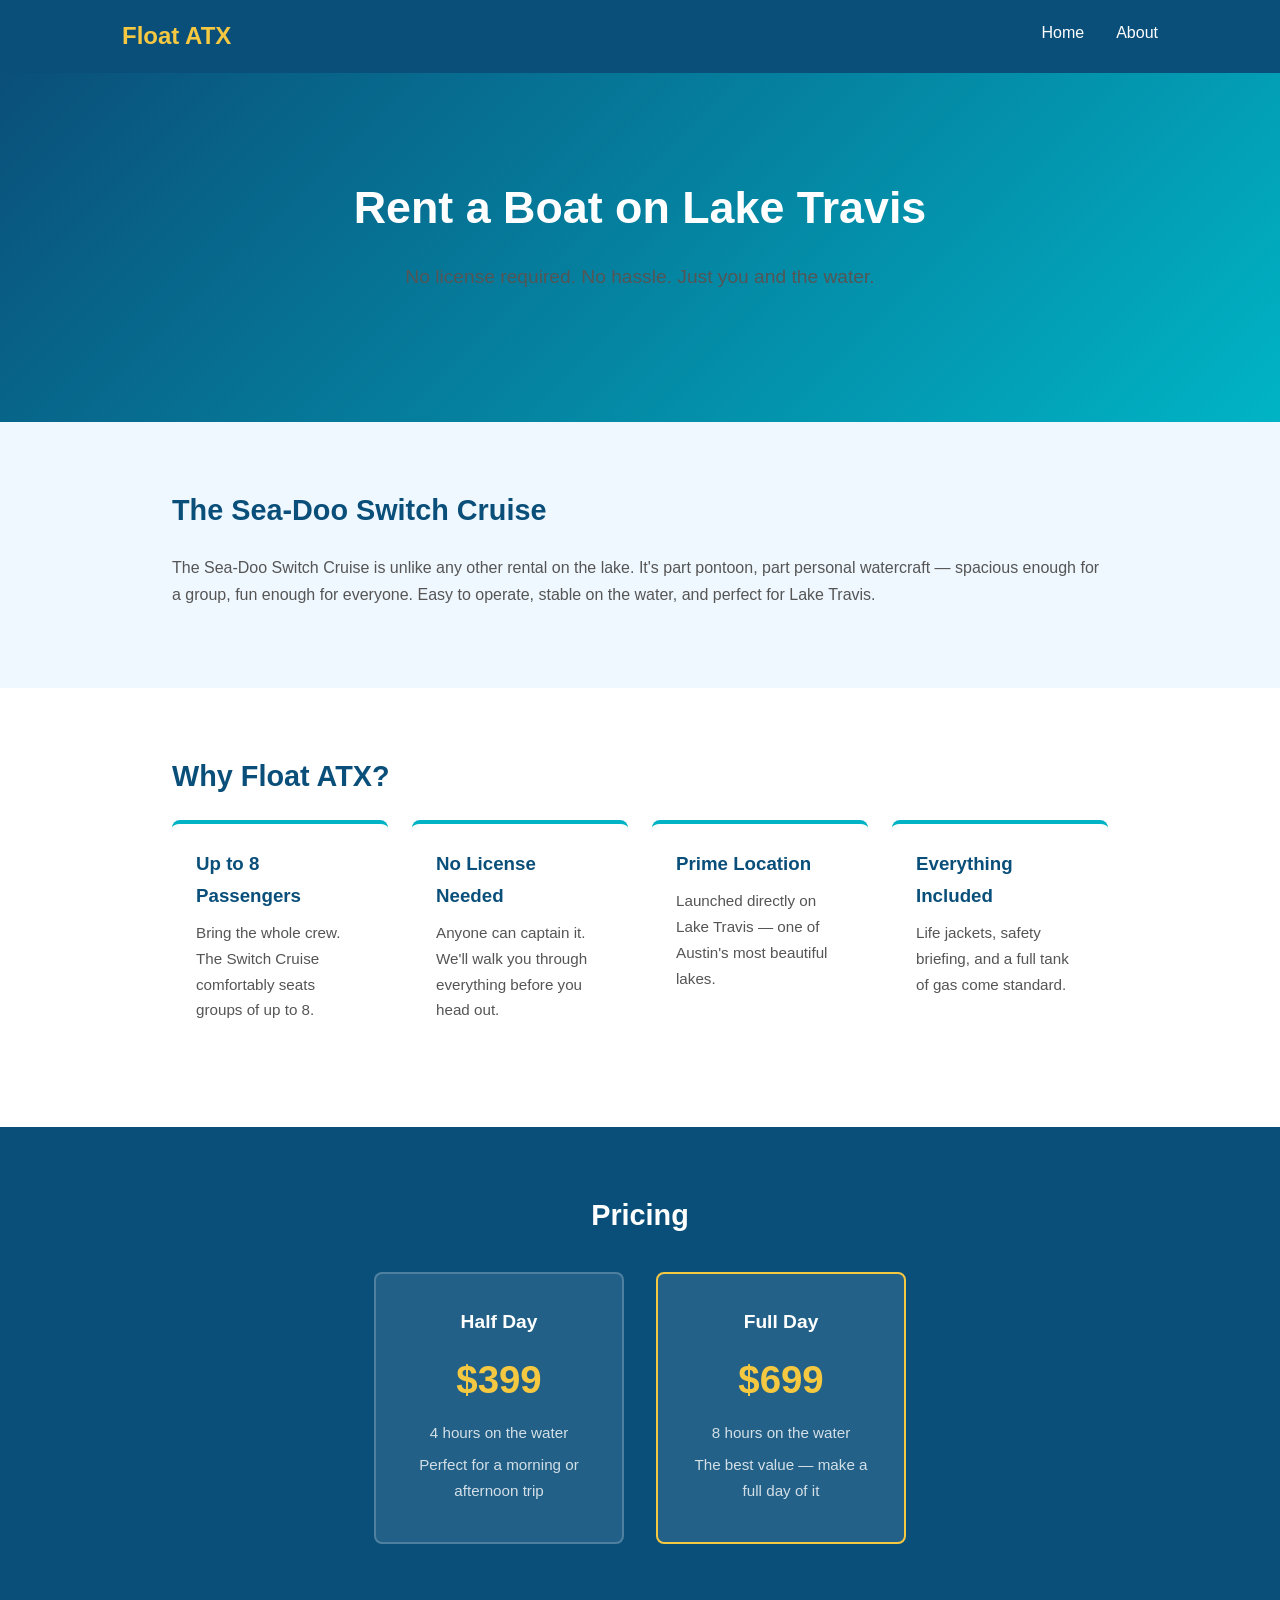
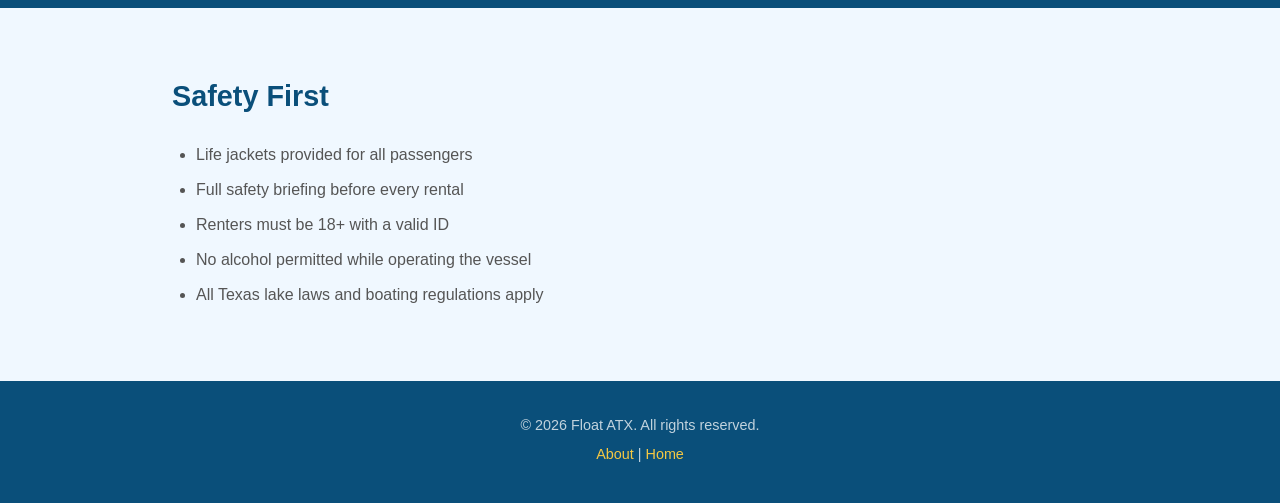
<file: index.html>
<!DOCTYPE html>
<html lang="en">
<head>
  <meta charset="UTF-8" />
  <meta name="viewport" content="width=device-width, initial-scale=1.0" />
  <title>Float ATX – Lake Travis Boat Rentals</title>
  <link rel="stylesheet" href="style.css" />
</head>
<body>

<header>
    <nav>
      <div class="logo">Float ATX</div>
      <ul>
        <li><a href="index.html">Home</a></li>
        <li><a href="about.html">About</a></li>
      </ul>
    </nav>
  </header>

  <section class="hero">
    <div class="hero-content">
      <h1>Rent a Boat on Lake Travis</h1>
      <p>No license required. No hassle. Just you and the water.</p>
    </div>
  </section>

  <section class="overview" id="about">
    <div class="container">
      <h2>The Sea-Doo Switch Cruise</h2>
      <p>
        The Sea-Doo Switch Cruise is unlike any other rental on the lake. It's part
        pontoon, part personal watercraft — spacious enough for a group, fun enough
        for everyone. Easy to operate, stable on the water, and perfect for Lake Travis.
      </p>
    </div>
  </section>

  <section class="selling-points">
    <div class="container">
      <h2>Why Float ATX?</h2>
      <div class="cards">
        <div class="card">
          <h3>Up to 8 Passengers</h3>
          <p>Bring the whole crew. The Switch Cruise comfortably seats groups of up to 8.</p>
        </div>
        <div class="card">
          <h3>No License Needed</h3>
          <p>Anyone can captain it. We'll walk you through everything before you head out.</p>
        </div>
        <div class="card">
          <h3>Prime Location</h3>
          <p>Launched directly on Lake Travis — one of Austin's most beautiful lakes.</p>
        </div>
        <div class="card">
          <h3>Everything Included</h3>
          <p>Life jackets, safety briefing, and a full tank of gas come standard.</p>
        </div>
      </div>
    </div>
  </section>

  <section class="pricing" id="pricing">
    <div class="container">
      <h2>Pricing</h2>
      <div class="pricing-cards">
        <div class="price-card">
          <h3>Half Day</h3>
          <p class="price">$399</p>
          <p>4 hours on the water</p>
          <p>Perfect for a morning or afternoon trip</p>
        </div>
        <div class="price-card featured">
          <h3>Full Day</h3>
          <p class="price">$699</p>
          <p>8 hours on the water</p>
          <p>The best value — make a full day of it</p>
        </div>
      </div>
    </div>
  </section>

  <section class="safety">
    <div class="container">
      <h2>Safety First</h2>
      <ul>
        <li>Life jackets provided for all passengers</li>
        <li>Full safety briefing before every rental</li>
        <li>Renters must be 18+ with a valid ID</li>
        <li>No alcohol permitted while operating the vessel</li>
        <li>All Texas lake laws and boating regulations apply</li>
      </ul>
    </div>
  </section>

<footer>
    <p>&copy; 2026 Float ATX. All rights reserved.</p>
    <p><a href="about.html">About</a> | <a href="index.html">Home</a></p>
  </footer>

</body>
</html>
</file>
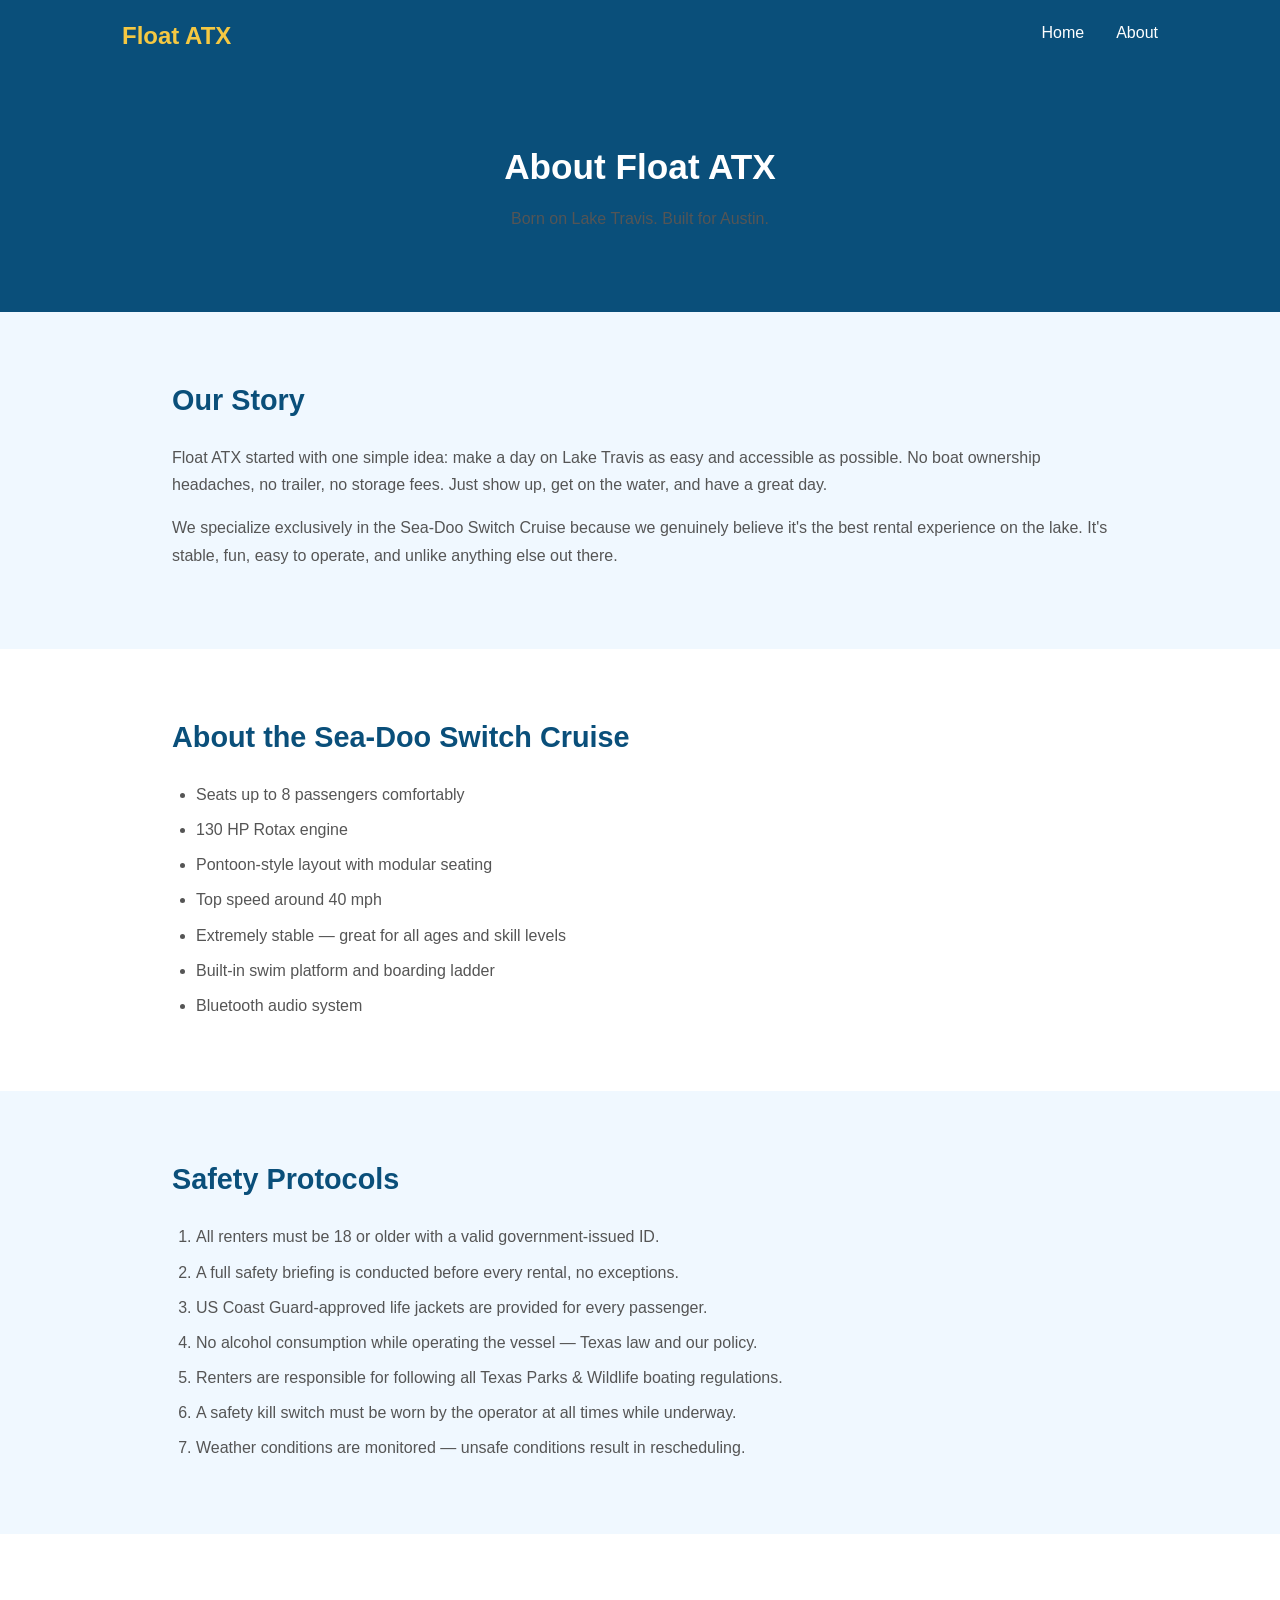
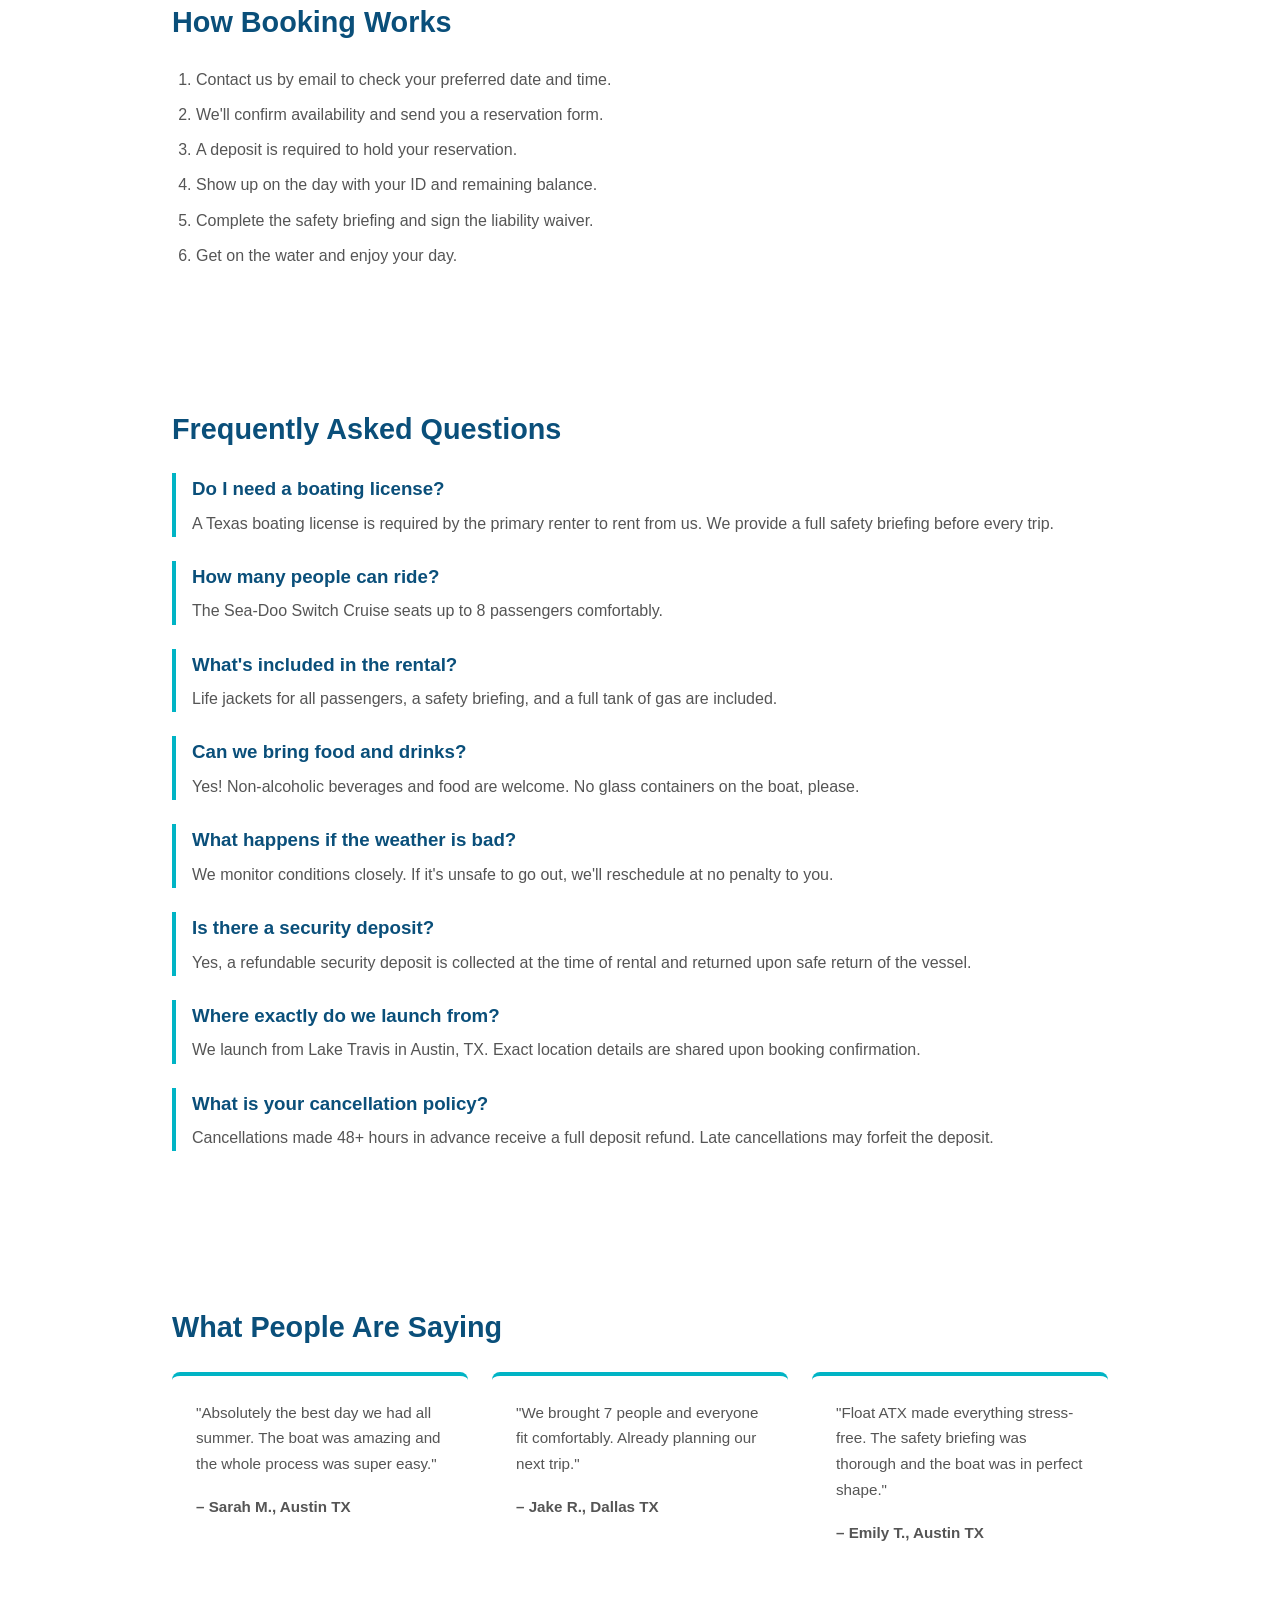
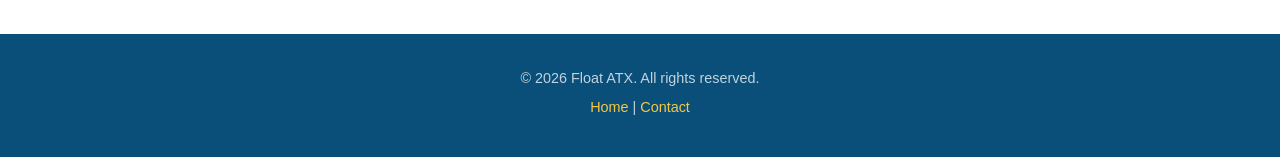
<file: about.html>
<!DOCTYPE html>
<html lang="en">
<head>
  <meta charset="UTF-8" />
  <meta name="viewport" content="width=device-width, initial-scale=1.0" />
  <title>About – Float ATX</title>
  <link rel="stylesheet" href="style.css" />
</head>
<body>

  <header>
    <nav>
      <div class="logo">Float ATX</div>
      <ul>
        <li><a href="index.html">Home</a></li>
        <li><a href="about.html">About</a></li>
      </ul>
    </nav>
  </header>

   <section class="page-hero">
    <div class="container">
      <h1>About Float ATX</h1>
      <p>Born on Lake Travis. Built for Austin.</p>
    </div>
  </section>

  <section class="story">
    <div class="container">
      <h2>Our Story</h2>
      <p>
        Float ATX started with one simple idea: make a day on Lake Travis as easy and
        accessible as possible. No boat ownership headaches, no trailer, no storage fees.
        Just show up, get on the water, and have a great day.
      </p>
      <p>
        We specialize exclusively in the Sea-Doo Switch Cruise because we genuinely believe
        it's the best rental experience on the lake. It's stable, fun, easy to operate, and
        unlike anything else out there.
      </p>
    </div>
  </section>

  <section class="boat-detail">
    <div class="container">
      <h2>About the Sea-Doo Switch Cruise</h2>
      <ul>
        <li>Seats up to 8 passengers comfortably</li>
        <li>130 HP Rotax engine</li>
        <li>Pontoon-style layout with modular seating</li>
        <li>Top speed around 40 mph</li>
        <li>Extremely stable — great for all ages and skill levels</li>
        <li>Built-in swim platform and boarding ladder</li>
        <li>Bluetooth audio system</li>
      </ul>
    </div>
  </section>
<section class="safety-detail">
    <div class="container">
      <h2>Safety Protocols</h2>
      <ol>
        <li>All renters must be 18 or older with a valid government-issued ID.</li>
        <li>A full safety briefing is conducted before every rental, no exceptions.</li>
        <li>US Coast Guard-approved life jackets are provided for every passenger.</li>
        <li>No alcohol consumption while operating the vessel — Texas law and our policy.</li>
        <li>Renters are responsible for following all Texas Parks & Wildlife boating regulations.</li>
        <li>A safety kill switch must be worn by the operator at all times while underway.</li>
        <li>Weather conditions are monitored — unsafe conditions result in rescheduling.</li>
      </ol>
    </div>
  </section>
 <section class="process">
    <div class="container">
      <h2>How Booking Works</h2>
      <ol>
        <li>Contact us by email to check your preferred date and time.</li>
        <li>We'll confirm availability and send you a reservation form.</li>
        <li>A deposit is required to hold your reservation.</li>
        <li>Show up on the day with your ID and remaining balance.</li>
        <li>Complete the safety briefing and sign the liability waiver.</li>
        <li>Get on the water and enjoy your day.</li>
      </ol>
    </div>
  </section>

  <section class="faq">
    <div class="container">
      <h2>Frequently Asked Questions</h2>

      <div class="faq-item">
        <h3>Do I need a boating license?</h3>
        <p>A Texas boating license is required by the primary renter to rent from us. We provide a full safety briefing before every trip.</p>
      </div>

      <div class="faq-item">
        <h3>How many people can ride?</h3>
        <p>The Sea-Doo Switch Cruise seats up to 8 passengers comfortably.</p>
      </div>

      <div class="faq-item">
        <h3>What's included in the rental?</h3>
        <p>Life jackets for all passengers, a safety briefing, and a full tank of gas are included.</p>
      </div>

      <div class="faq-item">
        <h3>Can we bring food and drinks?</h3>
        <p>Yes! Non-alcoholic beverages and food are welcome. No glass containers on the boat, please.</p>
      </div>

      <div class="faq-item">
        <h3>What happens if the weather is bad?</h3>
        <p>We monitor conditions closely. If it's unsafe to go out, we'll reschedule at no penalty to you.</p>
      </div>

      <div class="faq-item">
        <h3>Is there a security deposit?</h3>
        <p>Yes, a refundable security deposit is collected at the time of rental and returned upon safe return of the vessel.</p>
      </div>

      <div class="faq-item">
        <h3>Where exactly do we launch from?</h3>
        <p>We launch from Lake Travis in Austin, TX. Exact location details are shared upon booking confirmation.</p>
      </div>

      <div class="faq-item">
        <h3>What is your cancellation policy?</h3>
        <p>Cancellations made 48+ hours in advance receive a full deposit refund. Late cancellations may forfeit the deposit.</p>
      </div>

    </div>
  </section>

  <section class="testimonials">
    <div class="container">
      <h2>What People Are Saying</h2>
      <div class="cards">
        <div class="card">
          <p>"Absolutely the best day we had all summer. The boat was amazing and the whole process was super easy."</p>
          <strong>– Sarah M., Austin TX</strong>
        </div>
        <div class="card">
          <p>"We brought 7 people and everyone fit comfortably. Already planning our next trip."</p>
          <strong>– Jake R., Dallas TX</strong>
        </div>
        <div class="card">
          <p>"Float ATX made everything stress-free. The safety briefing was thorough and the boat was in perfect shape."</p>
          <strong>– Emily T., Austin TX</strong>
        </div>
      </div>
    </div>
  </section>
<footer>
    <p>&copy; 2026 Float ATX. All rights reserved.</p>
    <p><a href="index.html">Home</a> | <a href="#contact">Contact</a></p>
  </footer>

</body>
</html>
</file>
<file: style.css>
*, *::before, *::after {
  box-sizing: border-box;
  margin: 0;
  padding: 0;
}
:root {
  --blue: #0a4f7a;
  --teal: #00b4c5;
  --yellow: #f5c842;
  --light: #f0f8ff;
  --gray: #555;
}

body {
  font-family: 'Segoe UI', sans-serif;
  color: #1a1a2e;
  line-height: 1.7;
}

a { color: var(--blue); text-decoration: none; }
a:hover { text-decoration: underline; }
ul, ol { padding-left: 1.5rem; }
li { margin-bottom: 0.5rem; color: var(--gray); }

/* NAV */
header {
  background: var(--blue);
  position: sticky;
  top: 0;
  z-index: 100;
}

nav {
  max-width: 1100px;
  margin: 0 auto;
  padding: 1rem 2rem;
  display: flex;
  justify-content: space-between;
  align-items: center;
}

.logo { font-size: 1.5rem; font-weight: 700; color: var(--yellow); }

nav ul { list-style: none; display: flex; gap: 2rem; padding: 0; }
nav ul a { color: white; font-weight: 500; }
nav ul a:hover { color: var(--yellow); text-decoration: none; }

.btn-nav {
  background: var(--yellow);
  color: var(--blue) !important;
  padding: 0.4rem 1rem;
  border-radius: 8px;
  font-weight: 700;
}

.btn-primary {
  display: inline-block;
  background: var(--yellow);
  color: var(--blue);
  font-weight: 700;
  padding: 0.7rem 1.6rem;
  border-radius: 8px;
}

.btn-primary:hover {
  background: var(--teal);
  color: white;
  text-decoration: none;
}

.hero {
  background: linear-gradient(135deg, var(--blue), var(--teal));
  color: white;
  text-align: center;
  padding: 6rem 2rem;
}

.hero h1 { font-size: 2.8rem; margin-bottom: 1rem; }
.hero p  { font-size: 1.2rem; margin-bottom: 2rem; }

.page-hero {
  background: var(--blue);
  color: white;
  text-align: center;
  padding: 4rem 2rem;
}

.page-hero h1 { font-size: 2.2rem; margin-bottom: 0.5rem; }

.container {
  max-width: 1000px;
  margin: 0 auto;
  padding: 0 2rem;
}
section { padding: 4rem 0; }

section h2 {
  font-size: 1.8rem;
  color: var(--blue);
  margin-bottom: 1.2rem;
}

section p { color: var(--gray); margin-bottom: 1rem; }

.overview, .story, .safety, .safety-detail { background: var(--light); }
.cards {
  display: grid;
  grid-template-columns: repeat(auto-fit, minmax(200px, 1fr));
  gap: 1.5rem;
  margin-top: 1rem;
}

.card {
  background: white;
  border-top: 4px solid var(--teal);
  border-radius: 8px;
  padding: 1.5rem;
}

.card h3 { color: var(--blue); margin-bottom: 0.5rem; }
.card p, .card strong { color: var(--gray); font-size: 0.95rem; }

.pricing {
  background: var(--blue);
  color: white;
  text-align: center;
}

.pricing h2 { color: white; }

.pricing-cards {
  display: flex;
  justify-content: center;
  flex-wrap: wrap;
  gap: 2rem;
  margin-top: 2rem;
}

.price-card {
  background: rgba(255,255,255,0.1);
  border: 2px solid rgba(255,255,255,0.2);
  border-radius: 8px;
  padding: 2rem;
  width: 250px;
  color: white;
  text-align: center;
}

.price-card.featured { border-color: var(--yellow); }
.price-card h3 { font-size: 1.2rem; margin-bottom: 0.5rem; }
.price-card .price { font-size: 2.4rem; font-weight: 700; color: var(--yellow); margin: 0.5rem 0; }
.price-card p { color: rgba(255,255,255,0.8); font-size: 0.95rem; margin-bottom: 0.4rem; }
.price-card .btn-primary { margin-top: 1.2rem; }
.faq-item {
  border-left: 4px solid var(--teal);
  padding-left: 1rem;
  margin-bottom: 1.5rem;
}

.faq-item h3 { color: var(--blue); margin-bottom: 0.3rem; }
footer {
  background: var(--blue);
  color: rgba(255,255,255,0.75);
  text-align: center;
  padding: 2rem;
  font-size: 0.9rem;
}

footer a { color: var(--yellow); }
footer p { margin-bottom: 0.3rem; }
@media (max-width: 700px) {
  .hero h1 { font-size: 2rem; }
  nav ul { gap: 1rem; }
  .pricing-cards { flex-direction: column; align-items: center; }
}
</file>
